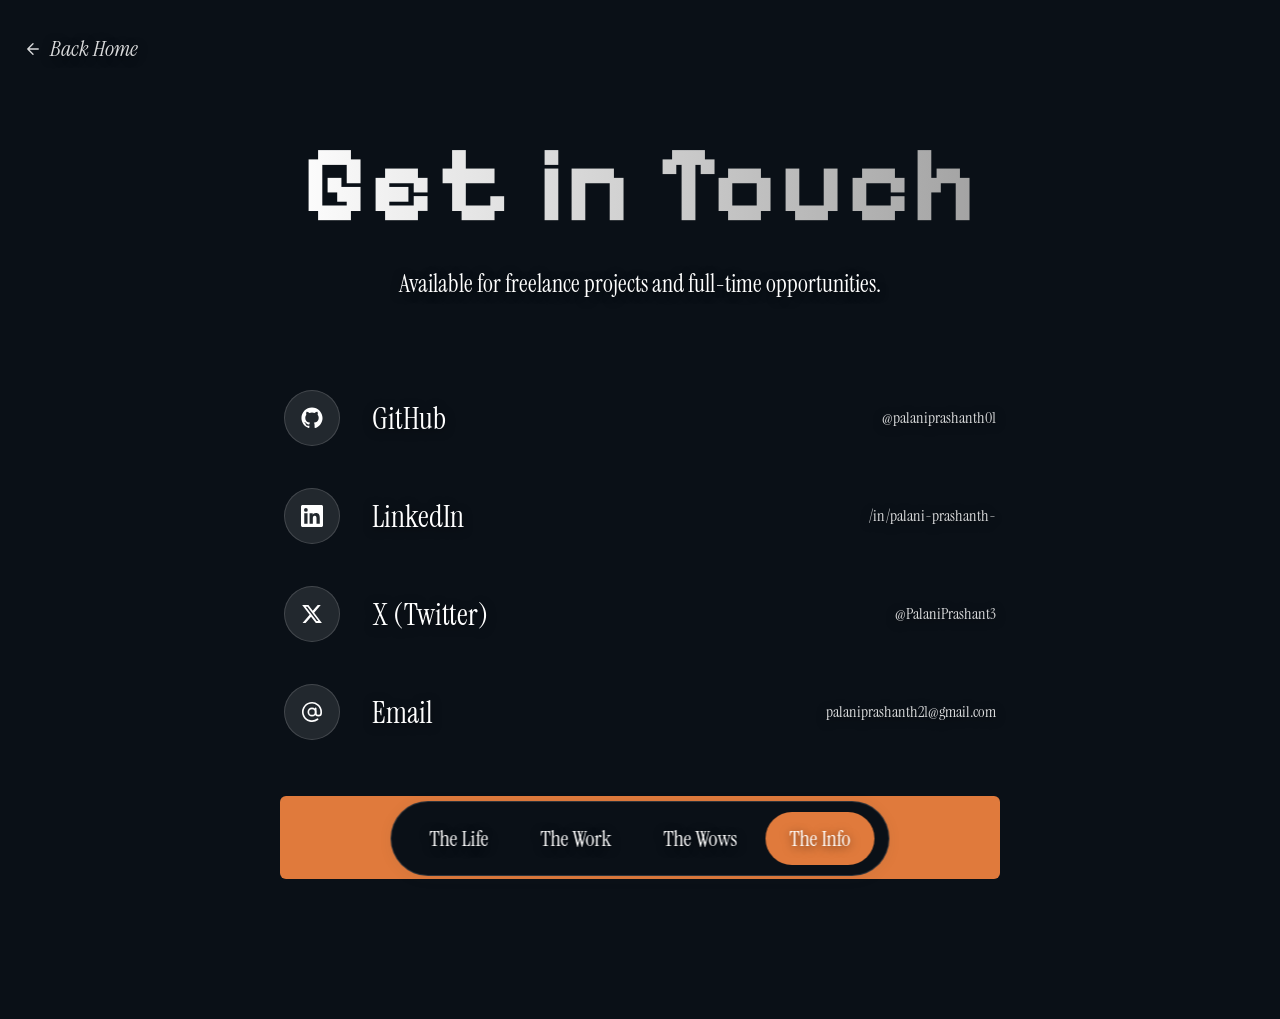
<file: contact.html>
<!DOCTYPE html>
<html lang="en">

<head>
  <meta charset="UTF-8" />
  <meta name="viewport" content="width=device-width, initial-scale=1.0" />
  <title>Get in Touch — Palani Prashanth</title>
  <link rel="preconnect" href="https://fonts.googleapis.com" />
  <link rel="preconnect" href="https://fonts.gstatic.com" crossorigin />
  <link
    href="https://fonts.googleapis.com/css2?family=Instrument+Serif:ital@0;1&family=Pixelify+Sans:wght@400;500;600;700&display=swap"
    rel="stylesheet" />
  <link rel="stylesheet" href="styles.css" />
  <style>
    .contact-wrap {
      max-width: 720px;
      margin: 0 auto;
      padding-top: 60px;
    }

    .links {
      margin-top: 80px;
      display: flex;
      flex-direction: column;
      gap: 26px;
    }

    .row {
      display: grid;
      grid-template-columns: 64px 1fr auto;
      align-items: center;
      gap: 24px;
      padding: 8px 4px;
      transition: transform .25s ease;
    }

    .row:hover {
      transform: translateX(4px);
    }

    .row:hover .icon {
      background: rgba(255, 255, 255, 0.2);
      border-color: var(--brand);
    }

    .icon {
      width: 56px;
      height: 56px;
      border-radius: 50%;
      border: 1px solid var(--card-border);
      background: rgba(255, 255, 255, 0.1);
      backdrop-filter: blur(16px);
      -webkit-backdrop-filter: blur(16px);
      display: grid;
      place-items: center;
      color: var(--brand);
      transition: background .25s ease, border-color .25s ease;
    }

    .icon svg {
      width: 22px;
      height: 22px;
    }

    .label {
      font-size: 30px;
      color: var(--text);
    }

    .handle {
      color: var(--muted);
      font-size: 16px;
    }

    .resume {
      margin-top: 48px;
      display: flex;
      align-items: center;
      justify-content: center;
      gap: 12px;
      background: var(--accent);
      color: #ffffff;
      padding: 22px 28px;
      border-radius: 6px;
      font-size: 26px;
      transition: background .25s ease, transform .25s ease;
    }

    .resume:hover {
      background: var(--brand-dark);
      transform: translateY(-2px);
    }

    .resume svg {
      width: 20px;
      height: 20px;
    }

    @media (max-width: 600px) {
      .row {
        grid-template-columns: 48px 1fr auto;
        gap: 16px;
      }

      .icon {
        width: 44px;
        height: 44px;
      }

      .label {
        font-size: 22px;
      }

      .handle {
        font-size: 13px;
      }

      .resume {
        font-size: 20px;
        padding: 18px;
      }
    }
  </style>
<meta name="description" content="Available for freelance projects and full-time opportunities." />
<meta name="author" content="Palani Prashanth" />
<meta name="theme-color" content="#0a1017" />
<link rel="icon" type="image/svg+xml" href="favicon.svg" />
<meta property="og:type" content="website" />
<meta property="og:title" content="Get in Touch — Palani Prashanth" />
<meta property="og:description" content="Available for freelance projects and full-time opportunities." />
<meta property="og:image" content="bg.webp" />
<meta name="twitter:card" content="summary_large_image" />
<meta name="twitter:title" content="Get in Touch — Palani Prashanth" />
<meta name="twitter:description" content="Available for freelance projects and full-time opportunities." />
<meta name="twitter:image" content="bg.webp" />
</head>

<body>

  <a href="index.html" class="back">
    <svg viewBox="0 0 24 24" fill="none" stroke="currentColor" stroke-width="1.8" stroke-linecap="round"
      stroke-linejoin="round">
      <path d="M19 12H5M12 19l-7-7 7-7" />
    </svg>
    Back Home
  </a>

  <main class="contact-wrap">
    <h1 class="display shimmer" style="text-align:center">Get in Touch</h1>
    <p class="subtitle" style="text-align:center; margin-top: 22px;">Available for freelance projects and full-time
      opportunities.</p>

    <div class="links fade-2">

      <a class="row" href="https://github.com/palaniprashanth01" target="_blank" rel="noopener">
        <span class="icon"><svg viewBox="0 0 24 24" fill="currentColor">
            <path
              d="M12 .5C5.65.5.5 5.65.5 12c0 5.08 3.29 9.39 7.86 10.91.58.1.79-.25.79-.56v-2c-3.2.7-3.88-1.37-3.88-1.37-.52-1.34-1.27-1.7-1.27-1.7-1.04-.71.08-.7.08-.7 1.15.08 1.76 1.18 1.76 1.18 1.03 1.76 2.7 1.25 3.36.96.1-.74.4-1.25.72-1.54-2.55-.29-5.24-1.28-5.24-5.7 0-1.26.45-2.29 1.18-3.1-.12-.29-.51-1.46.11-3.04 0 0 .96-.31 3.15 1.18a10.94 10.94 0 0 1 5.74 0c2.19-1.49 3.15-1.18 3.15-1.18.62 1.58.23 2.75.11 3.04.74.81 1.18 1.84 1.18 3.1 0 4.43-2.7 5.41-5.27 5.69.41.36.78 1.06.78 2.13v3.16c0 .31.21.67.8.55C20.21 21.39 23.5 17.08 23.5 12 23.5 5.65 18.35.5 12 .5z" />
          </svg></span>
        <span class="label">GitHub</span>
        <span class="handle">@palaniprashanth01</span>
      </a>

      <a class="row" href="https://www.linkedin.com/in/palani-prashanth-/" target="_blank" rel="noopener">
        <span class="icon"><svg viewBox="0 0 24 24" fill="currentColor">
            <path
              d="M20.45 20.45h-3.55v-5.57c0-1.33-.03-3.04-1.85-3.04-1.85 0-2.13 1.45-2.13 2.94v5.67H9.36V9h3.41v1.56h.05c.48-.9 1.64-1.85 3.38-1.85 3.61 0 4.28 2.38 4.28 5.47v6.27zM5.34 7.43a2.06 2.06 0 1 1 0-4.12 2.06 2.06 0 0 1 0 4.12zM7.12 20.45H3.56V9h3.56v11.45zM22.22 0H1.77C.79 0 0 .77 0 1.72v20.56C0 23.23.79 24 1.77 24h20.45c.98 0 1.78-.77 1.78-1.72V1.72C24 .77 23.2 0 22.22 0z" />
          </svg></span>
        <span class="label">LinkedIn</span>
        <span class="handle">/in/palani-prashanth-</span>
      </a>

      <a class="row" href="https://x.com/PalaniPrashant3" target="_blank" rel="noopener">
        <span class="icon"><svg viewBox="0 0 24 24" fill="currentColor">
            <path
              d="M18.244 2.25h3.308l-7.227 8.26 8.502 11.24H16.17l-5.214-6.817L4.99 21.75H1.68l7.73-8.835L1.254 2.25H8.08l4.713 6.231zm-1.161 17.52h1.833L7.084 4.126H5.117z" />
          </svg></span>
        <span class="label">X (Twitter)</span>
        <span class="handle">@PalaniPrashant3</span>
      </a>

      <a class="row" href="mailto:palaniprashanth21@gmail.com">
        <span class="icon"><svg viewBox="0 0 24 24" fill="none" stroke="currentColor" stroke-width="1.8"
            stroke-linecap="round" stroke-linejoin="round">
            <circle cx="12" cy="12" r="4" />
            <path d="M16 8v5a3 3 0 0 0 6 0v-1a10 10 0 1 0-3.9 7.9" />
          </svg></span>
        <span class="label">Email</span>
        <span class="handle">palaniprashanth21@gmail.com</span>
      </a>
    </div>

    <a class="resume fade-3" href="resume.pdf" target="_blank" rel="noopener">
      View Resume
      <svg viewBox="0 0 24 24" fill="none" stroke="currentColor" stroke-width="1.8" stroke-linecap="round"
        stroke-linejoin="round">
        <path d="M14 2H6a2 2 0 0 0-2 2v16a2 2 0 0 0 2 2h12a2 2 0 0 0 2-2V8z" />
        <path d="M14 2v6h6M16 13H8M16 17H8M10 9H8" />
      </svg>
    </a>
  </main>

  <nav class="bottom-nav">
    <a href="index.html">The Life</a>
    <a href="work.html">The Work</a>
    <a href="wows.html">The Wows</a>
    <a href="contact.html" class="active">The Info</a>
  </nav>


<script>
  const observer = new IntersectionObserver((entries) => {
    entries.forEach(entry => {
      if (entry.isIntersecting) {
        entry.target.classList.add("active");
      }
    });
  }, { threshold: 0.1 });

  document.querySelectorAll(".reveal").forEach(el => observer.observe(el));
</script>
</body>


</html>
</file>
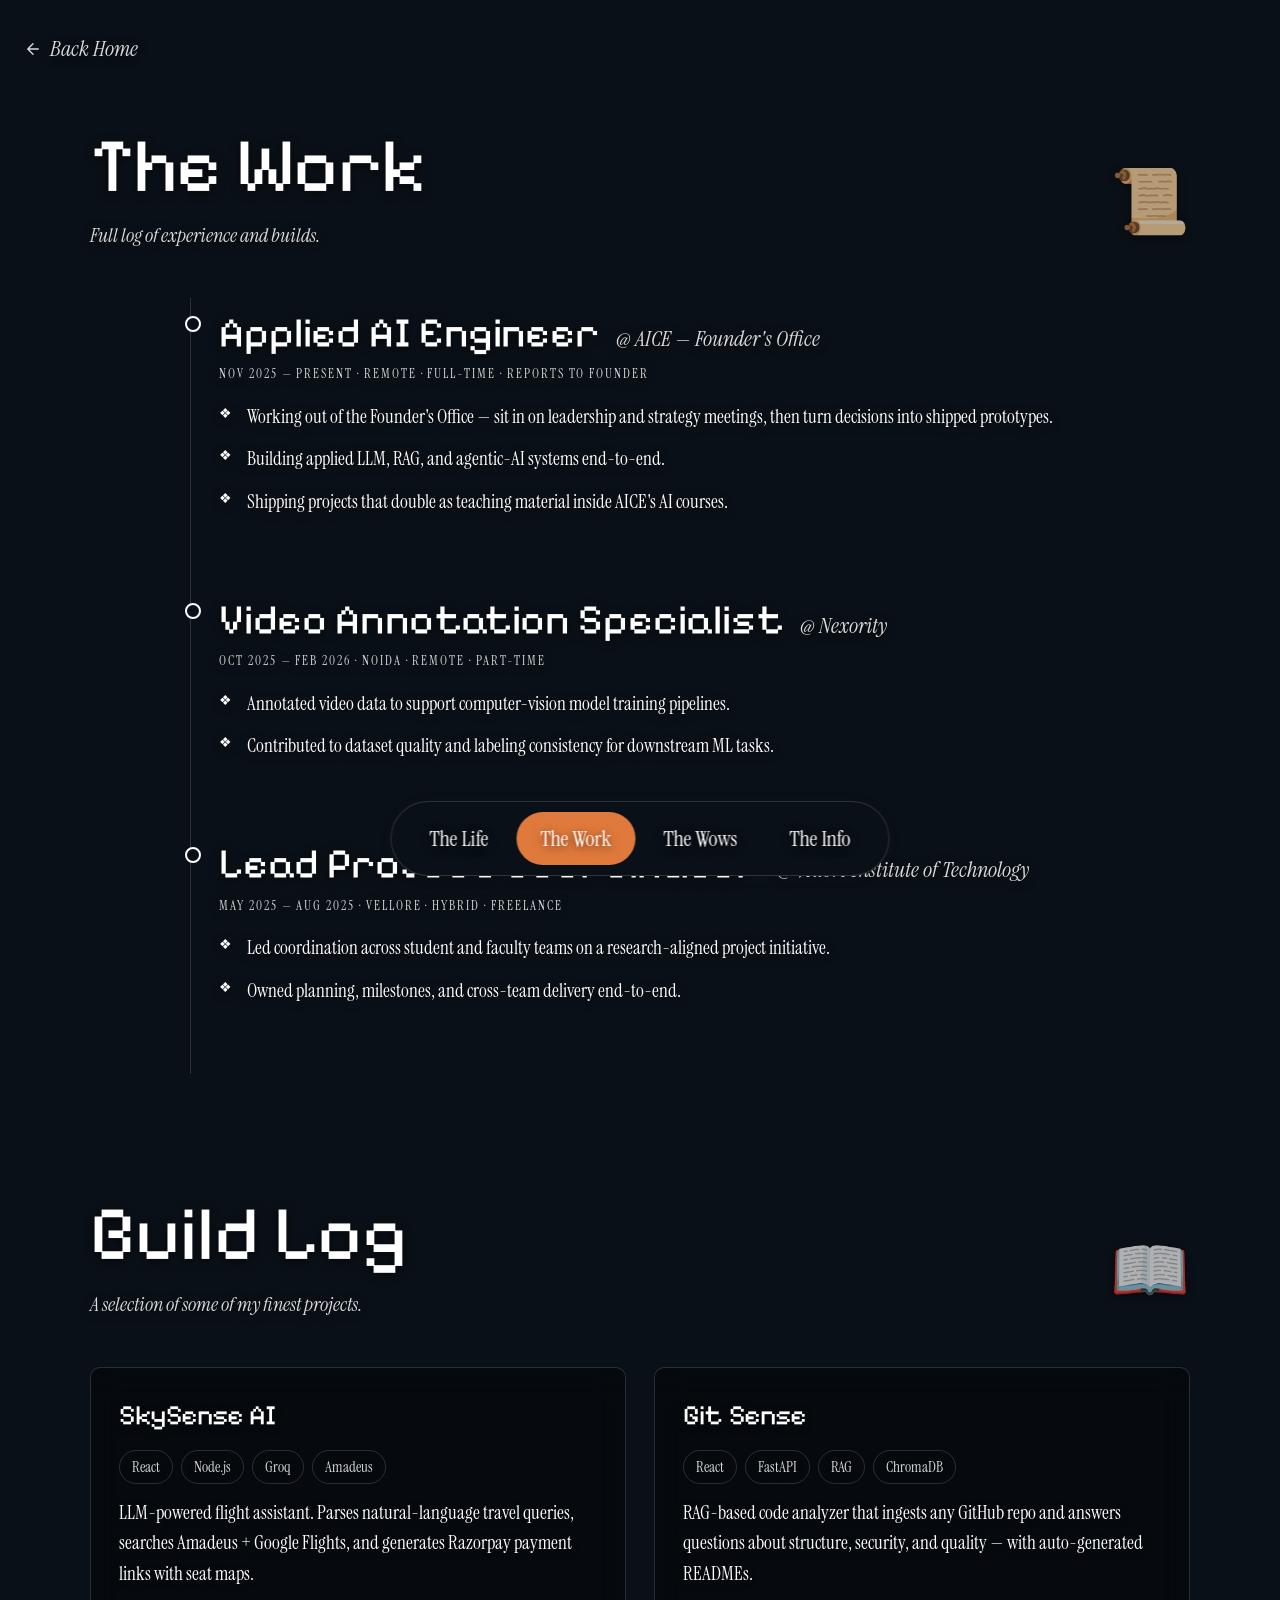
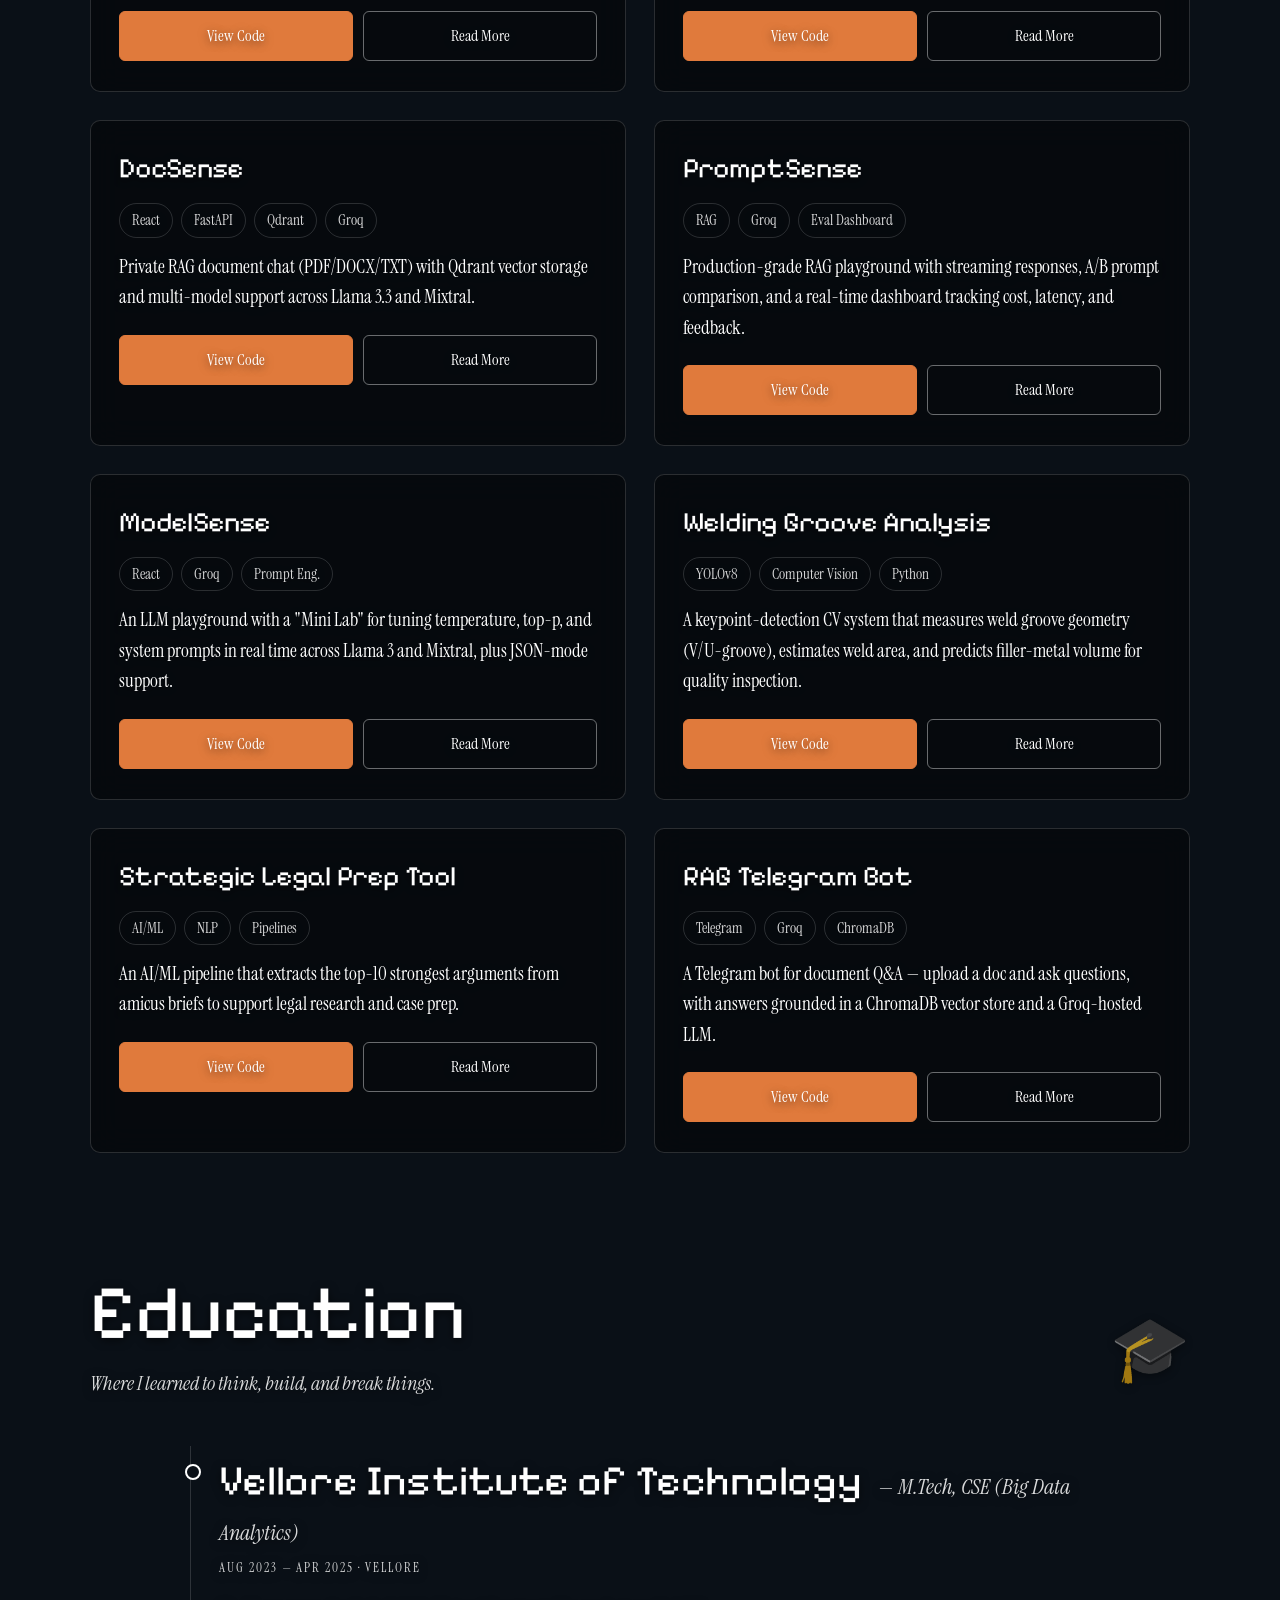
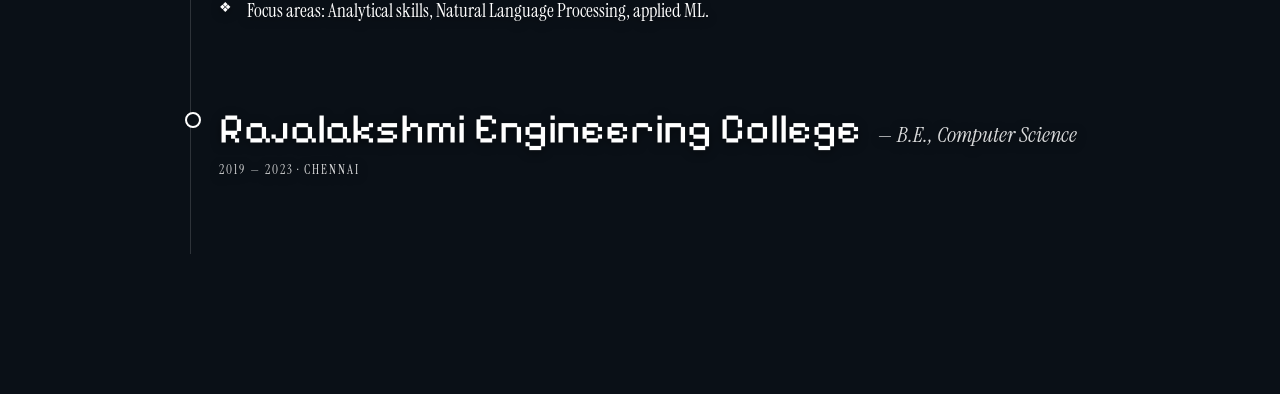
<file: work.html>
<!DOCTYPE html>
<html lang="en">
<head>
<meta charset="UTF-8" />
<meta name="viewport" content="width=device-width, initial-scale=1.0" />
<title>The Work — Palani Prashanth</title>
<link rel="preconnect" href="https://fonts.googleapis.com" />
<link rel="preconnect" href="https://fonts.gstatic.com" crossorigin />
<link href="https://fonts.googleapis.com/css2?family=Instrument+Serif:ital@0;1&family=Pixelify+Sans:wght@400;500;600;700&display=swap" rel="stylesheet" />
<link rel="stylesheet" href="styles.css" />
<meta name="description" content="Full log of experience and builds." />
<meta name="author" content="Palani Prashanth" />
<meta name="theme-color" content="#0a1017" />
<link rel="icon" type="image/svg+xml" href="favicon.svg" />
<meta property="og:type" content="website" />
<meta property="og:title" content="The Work — Palani Prashanth" />
<meta property="og:description" content="Full log of experience and builds." />
<meta property="og:image" content="bg.webp" />
<meta name="twitter:card" content="summary_large_image" />
<meta name="twitter:title" content="The Work — Palani Prashanth" />
<meta name="twitter:description" content="Full log of experience and builds." />
<meta name="twitter:image" content="bg.webp" />
</head>
<body>

<a href="index.html" class="back">
  <svg viewBox="0 0 24 24" fill="none" stroke="currentColor" stroke-width="1.8" stroke-linecap="round" stroke-linejoin="round"><path d="M19 12H5M12 19l-7-7 7-7"/></svg>
  Back Home
</a>

<header class="section-head fade" style="margin-top: 60px; max-width: 1100px; margin-left:auto; margin-right:auto;">
  <div class="titles">
    <h2>The Work</h2>
    <p>Full log of experience and builds.</p>
  </div>
  <div class="icon">📜</div>
</header>

<section class="section reveal" style="margin-top: 40px;">
  <div class="timeline fade-1">

    <div class="tl-item reveal">
      <h3>Applied AI Engineer <small>@ AICE — Founder's Office</small></h3>
      <div class="tl-meta">NOV 2025 — PRESENT · REMOTE · FULL-TIME · REPORTS TO FOUNDER</div>
      <ul>
        <li>Working out of the Founder's Office — sit in on leadership and strategy meetings, then turn decisions into shipped prototypes.</li>
        <li>Building applied LLM, RAG, and agentic-AI systems end-to-end.</li>
        <li>Shipping projects that double as teaching material inside AICE's AI courses.</li>
      </ul>
    </div>

    <div class="tl-item reveal">
      <h3>Video Annotation Specialist <small>@ Nexority</small></h3>
      <div class="tl-meta">OCT 2025 — FEB 2026 · NOIDA · REMOTE · PART-TIME</div>
      <ul>
        <li>Annotated video data to support computer-vision model training pipelines.</li>
        <li>Contributed to dataset quality and labeling consistency for downstream ML tasks.</li>
      </ul>
    </div>

    <div class="tl-item reveal">
      <h3>Lead Project Coordinator <small>@ Vellore Institute of Technology</small></h3>
      <div class="tl-meta">MAY 2025 — AUG 2025 · VELLORE · HYBRID · FREELANCE</div>
      <ul>
        <li>Led coordination across student and faculty teams on a research-aligned project initiative.</li>
        <li>Owned planning, milestones, and cross-team delivery end-to-end.</li>
      </ul>
    </div>

  </div>
</section>

<section class="section reveal">
  <div class="section-head">
    <div class="titles">
      <h2>Build Log</h2>
      <p>A selection of some of my finest projects.</p>
    </div>
    <div class="icon">📖</div>
  </div>

  <div class="projects">
    <article class="project reveal">
      <h3>SkySense AI</h3>
      <div class="tags"><span class="tag">React</span><span class="tag">Node.js</span><span class="tag">Groq</span><span class="tag">Amadeus</span></div>
      <p>LLM-powered flight assistant. Parses natural-language travel queries, searches Amadeus + Google Flights, and generates Razorpay payment links with seat maps.</p>
      <div class="actions">
        <a class="btn btn-primary" href="https://github.com/palaniprashanth01/skysense-ai" target="_blank" rel="noopener">View Code</a>
        <a class="btn btn-ghost" href="https://github.com/palaniprashanth01/skysense-ai#readme" target="_blank" rel="noopener">Read More</a>
      </div>
    </article>

    <article class="project reveal">
      <h3>Git Sense</h3>
      <div class="tags"><span class="tag">React</span><span class="tag">FastAPI</span><span class="tag">RAG</span><span class="tag">ChromaDB</span></div>
      <p>RAG-based code analyzer that ingests any GitHub repo and answers questions about structure, security, and quality — with auto-generated READMEs.</p>
      <div class="actions">
        <a class="btn btn-primary" href="https://github.com/palaniprashanth01/Git-Sense" target="_blank" rel="noopener">View Code</a>
        <a class="btn btn-ghost" href="https://github.com/palaniprashanth01/Git-Sense#readme" target="_blank" rel="noopener">Read More</a>
      </div>
    </article>

    <article class="project reveal">
      <h3>DocSense</h3>
      <div class="tags"><span class="tag">React</span><span class="tag">FastAPI</span><span class="tag">Qdrant</span><span class="tag">Groq</span></div>
      <p>Private RAG document chat (PDF/DOCX/TXT) with Qdrant vector storage and multi-model support across Llama 3.3 and Mixtral.</p>
      <div class="actions">
        <a class="btn btn-primary" href="https://github.com/palaniprashanth01/Docsense" target="_blank" rel="noopener">View Code</a>
        <a class="btn btn-ghost" href="https://github.com/palaniprashanth01/Docsense#readme" target="_blank" rel="noopener">Read More</a>
      </div>
    </article>

    <article class="project reveal">
      <h3>PromptSense</h3>
      <div class="tags"><span class="tag">RAG</span><span class="tag">Groq</span><span class="tag">Eval Dashboard</span></div>
      <p>Production-grade RAG playground with streaming responses, A/B prompt comparison, and a real-time dashboard tracking cost, latency, and feedback.</p>
      <div class="actions">
        <a class="btn btn-primary" href="https://github.com/palaniprashanth01/Prompt-Sense" target="_blank" rel="noopener">View Code</a>
        <a class="btn btn-ghost" href="https://github.com/palaniprashanth01/Prompt-Sense#readme" target="_blank" rel="noopener">Read More</a>
      </div>
    </article>

    <article class="project reveal">
      <h3>ModelSense</h3>
      <div class="tags"><span class="tag">React</span><span class="tag">Groq</span><span class="tag">Prompt Eng.</span></div>
      <p>An LLM playground with a "Mini Lab" for tuning temperature, top-p, and system prompts in real time across Llama 3 and Mixtral, plus JSON-mode support.</p>
      <div class="actions">
        <a class="btn btn-primary" href="https://github.com/palaniprashanth01/ModelSense" target="_blank" rel="noopener">View Code</a>
        <a class="btn btn-ghost" href="https://github.com/palaniprashanth01/ModelSense#readme" target="_blank" rel="noopener">Read More</a>
      </div>
    </article>

    <article class="project reveal">
      <h3>Welding Groove Analysis</h3>
      <div class="tags"><span class="tag">YOLOv8</span><span class="tag">Computer Vision</span><span class="tag">Python</span></div>
      <p>A keypoint-detection CV system that measures weld groove geometry (V/U-groove), estimates weld area, and predicts filler-metal volume for quality inspection.</p>
      <div class="actions">
        <a class="btn btn-primary" href="https://github.com/palaniprashanth01/AI-Powered-Welding-Groove-Analysis-System-using-YOLOv8" target="_blank" rel="noopener">View Code</a>
        <a class="btn btn-ghost" href="https://github.com/palaniprashanth01/AI-Powered-Welding-Groove-Analysis-System-using-YOLOv8#readme" target="_blank" rel="noopener">Read More</a>
      </div>
    </article>

    <article class="project reveal">
      <h3>Strategic Legal Prep Tool</h3>
      <div class="tags"><span class="tag">AI/ML</span><span class="tag">NLP</span><span class="tag">Pipelines</span></div>
      <p>An AI/ML pipeline that extracts the top-10 strongest arguments from amicus briefs to support legal research and case prep.</p>
      <div class="actions">
        <a class="btn btn-primary" href="https://github.com/palaniprashanth01/Developing-a-Strategic-Legal-Preparation-Tool-" target="_blank" rel="noopener">View Code</a>
        <a class="btn btn-ghost" href="https://github.com/palaniprashanth01/Developing-a-Strategic-Legal-Preparation-Tool-#readme" target="_blank" rel="noopener">Read More</a>
      </div>
    </article>

    <article class="project reveal">
      <h3>RAG Telegram Bot</h3>
      <div class="tags"><span class="tag">Telegram</span><span class="tag">Groq</span><span class="tag">ChromaDB</span></div>
      <p>A Telegram bot for document Q&amp;A — upload a doc and ask questions, with answers grounded in a ChromaDB vector store and a Groq-hosted LLM.</p>
      <div class="actions">
        <a class="btn btn-primary" href="https://github.com/palaniprashanth01/rag-telegram-bot" target="_blank" rel="noopener">View Code</a>
        <a class="btn btn-ghost" href="https://github.com/palaniprashanth01/rag-telegram-bot#readme" target="_blank" rel="noopener">Read More</a>
      </div>
    </article>
  </div>
</section>

<section class="section reveal">
  <div class="section-head">
    <div class="titles">
      <h2>Education</h2>
      <p>Where I learned to think, build, and break things.</p>
    </div>
    <div class="icon">🎓</div>
  </div>

  <div class="timeline">
    <div class="tl-item reveal">
      <h3>Vellore Institute of Technology <small>— M.Tech, CSE (Big Data Analytics)</small></h3>
      <div class="tl-meta">AUG 2023 — APR 2025 · VELLORE</div>
      <ul>
        <li>Focus areas: Analytical skills, Natural Language Processing, applied ML.</li>
      </ul>
    </div>
    <div class="tl-item reveal">
      <h3>Rajalakshmi Engineering College <small>— B.E., Computer Science</small></h3>
      <div class="tl-meta">2019 — 2023 · CHENNAI</div>
    </div>
  </div>
</section>



<nav class="bottom-nav">
  <a href="index.html">The Life</a>
  <a href="work.html" class="active">The Work</a>
  <a href="wows.html">The Wows</a>
  <a href="contact.html">The Info</a>
</nav>


<script>
  const observer = new IntersectionObserver((entries) => {
    entries.forEach(entry => {
      if (entry.isIntersecting) {
        entry.target.classList.add("active");
      }
    });
  }, { threshold: 0.1 });

  document.querySelectorAll(".reveal").forEach(el => observer.observe(el));
</script>
</body>

</html>
</file>
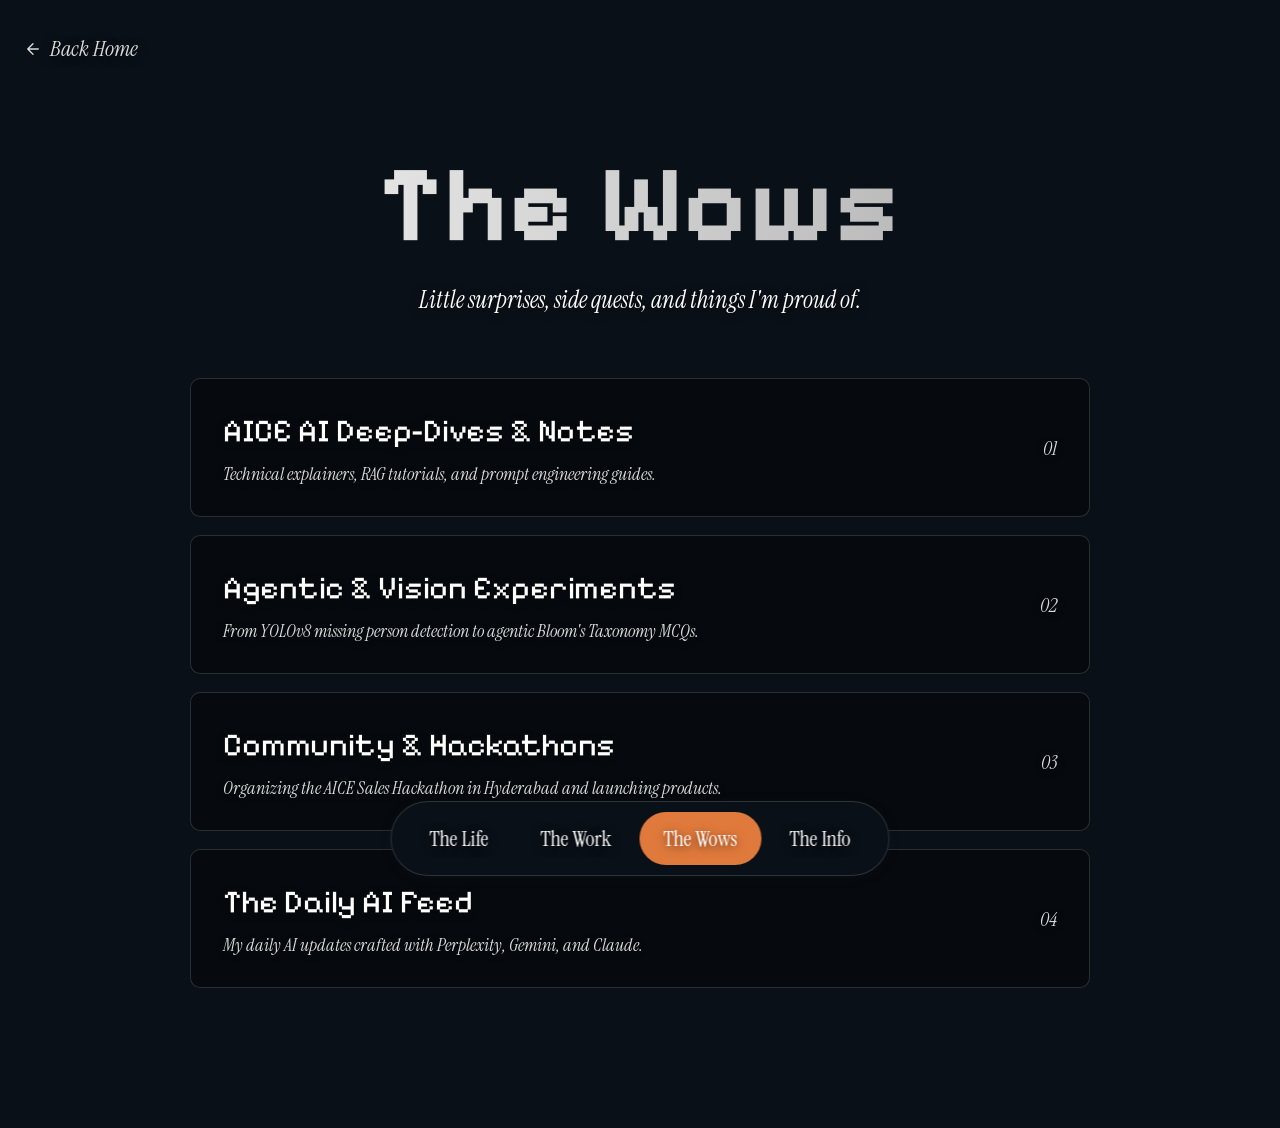
<file: wows.html>
<!DOCTYPE html>
<html lang="en">
<head>
<meta charset="UTF-8" />
<meta name="viewport" content="width=device-width, initial-scale=1.0" />
<title>The Wows — Palani Prashanth</title>
<link rel="preconnect" href="https://fonts.googleapis.com" />
<link rel="preconnect" href="https://fonts.gstatic.com" crossorigin />
<link href="https://fonts.googleapis.com/css2?family=Instrument+Serif:ital@0;1&family=Pixelify+Sans:wght@400;500;600;700&display=swap" rel="stylesheet" />
<link rel="stylesheet" href="styles.css" />
<meta name="description" content="Side quests and things I'm proud of." />
<meta name="author" content="Palani Prashanth" />
<meta name="theme-color" content="#0a1017" />
<link rel="icon" type="image/svg+xml" href="favicon.svg" />
<meta property="og:type" content="website" />
<meta property="og:title" content="The Wows — Palani Prashanth" />
<meta property="og:description" content="Side quests and things I'm proud of." />
<meta property="og:image" content="bg.webp" />
<meta name="twitter:card" content="summary_large_image" />
<meta name="twitter:title" content="The Wows — Palani Prashanth" />
<meta name="twitter:description" content="Side quests and things I'm proud of." />
<meta name="twitter:image" content="bg.webp" />
</head>
<body>

<a href="index.html" class="back">
  <svg viewBox="0 0 24 24" fill="none" stroke="currentColor" stroke-width="1.8" stroke-linecap="round" stroke-linejoin="round"><path d="M19 12H5M12 19l-7-7 7-7"/></svg>
  Back Home
</a>

<header style="text-align:center; margin: 80px auto 60px;" class="fade">
  <h1 class="display shimmer">The Wows</h1>
  <p class="subtitle italic" style="margin-top: 18px;">Little surprises, side quests, and things I'm proud of.</p>
</header>

<section class="wows-list fade-1">

  <div class="wow reveal">
    <div>
      <h3>AICE AI Deep-Dives &amp; Notes</h3>
      <p>Technical explainers, RAG tutorials, and prompt engineering guides.</p>
    </div>
    <span class="num italic">01</span>
  </div>

  <div class="wow reveal">
    <div>
      <h3>Agentic &amp; Vision Experiments</h3>
      <p>From YOLOv8 missing person detection to agentic Bloom's Taxonomy MCQs.</p>
    </div>
    <span class="num italic">02</span>
  </div>

  <div class="wow reveal">
    <div>
      <h3>Community &amp; Hackathons</h3>
      <p>Organizing the AICE Sales Hackathon in Hyderabad and launching products.</p>
    </div>
    <span class="num italic">03</span>
  </div>

  <div class="wow reveal">
    <div>
      <h3>The Daily AI Feed</h3>
      <p>My daily AI updates crafted with Perplexity, Gemini, and Claude.</p>
    </div>
    <span class="num italic">04</span>
  </div>

</section>

<nav class="bottom-nav">
  <a href="index.html">The Life</a>
  <a href="work.html">The Work</a>
  <a href="wows.html" class="active">The Wows</a>
  <a href="contact.html">The Info</a>
</nav>


<script>
  const observer = new IntersectionObserver((entries) => {
    entries.forEach(entry => {
      if (entry.isIntersecting) {
        entry.target.classList.add("active");
      }
    });
  }, { threshold: 0.1 });

  document.querySelectorAll(".reveal").forEach(el => observer.observe(el));
</script>
</body>

</html>
</file>
<file: styles.css>
/* ============================================================
   Shared styles — Portfolio (inspired by hrsht.me design)
   ============================================================ */

:root {
  --bg: #0a1017;
  --text: #ffffff;
  --brand: #ffffff;
  --brand-dark: #dddddd;
  --accent: #e07a3c;
  --accent-dark: #c2632a;
  --muted: rgba(255, 255, 255, 0.85);
  --grid: transparent;
  --card-border: rgba(255, 255, 255, 0.15);
  --card-bg: rgba(0, 0, 0, 0.4);
}

* { box-sizing: border-box; margin: 0; padding: 0; }

html { scroll-behavior: smooth; }

body {
  position: relative;
  background-color: var(--bg);
  color: var(--text);
  text-shadow: 0 2px 10px rgba(0, 0, 0, 0.6);
  font-family: "Instrument Serif", Georgia, serif;
  font-size: 18px;
  line-height: 1.5;
  min-height: 100vh;
  -webkit-font-smoothing: antialiased;
  padding: 32px 24px 140px;
}

/* Hero background image — only on the home page, behind the top section.
   Fades out before the project log so the rest stays plain & readable. */
body.home::before {
  content: "";
  position: absolute;
  top: 0;
  left: 0;
  right: 0;
  height: 110vh;
  background-image: linear-gradient(rgba(10, 16, 23, 0.7), rgba(10, 16, 23, 0.9)), url('bg.webp');
  background-size: cover;
  background-position: center bottom;
  z-index: -1;
  pointer-events: none;
  -webkit-mask-image: linear-gradient(to bottom, black 70%, transparent 100%);
          mask-image: linear-gradient(to bottom, black 70%, transparent 100%);
}

a { color: inherit; text-decoration: none; }

/* ---------- Back link ---------- */
.back {
  display: inline-flex;
  align-items: center;
  gap: 8px;
  color: var(--muted);
  font-style: italic;
  font-size: 22px;
  transition: color .2s ease;
}
.back:hover { color: var(--brand); }
.back svg { width: 18px; height: 18px; }

/* ---------- Layout ---------- */
.container { max-width: 1100px; margin: 0 auto; }
.narrow { max-width: 720px; margin: 0 auto; }

/* ---------- Headings ---------- */
.display {
  font-family: "Pixelify Sans", "Instrument Serif", serif;
  font-weight: 700;
  font-size: clamp(48px, 8.5vw, 108px);
  color: #ffffff;
  letter-spacing: 0.02em;
  line-height: 1.1;
  text-shadow: none;
}
.display-md {
  font-family: "Pixelify Sans", "Instrument Serif", serif;
  font-weight: 700;
  font-size: clamp(48px, 7vw, 100px);
  color: #ffffff;
  line-height: 1.05;
  text-shadow: 0 4px 16px rgba(0, 0, 0, 0.85);
}
.subtitle {
  font-size: 24px;
  color: var(--text);
  opacity: 1;
}

.italic { font-style: italic; }

/* ---------- Hero (home) ---------- */
.hero {
  min-height: 70vh;
  display: flex;
  flex-direction: column;
  justify-content: center;
  align-items: center;
  text-align: center;
  padding: 40px 0 80px;
  animation: fadeUp .8s ease both;
}
.hero h1 { text-align: center; }
.hero .tag {
  margin-top: 28px;
  font-size: 26px;
  color: var(--text);
  opacity: 1;
}
.hero .tag em {
  font-style: italic;
  font-weight: 600;
  text-decoration: none;
}
.hero .bio {
  margin-top: 22px;
  max-width: 720px;
  font-size: 22px;
  line-height: 1.6;
  color: var(--text);
}
.hero .bio em {
  font-style: italic;
  font-weight: 600;
  color: var(--accent);
}

/* ---------- Choose Path divider ---------- */
.path-divider {
  display: flex; align-items: center; justify-content: center;
  gap: 18px;
  letter-spacing: 0.25em;
  font-size: 14px;
  color: var(--muted);
  margin: 60px 0 28px;
  text-transform: uppercase;
}
.path-divider::before, .path-divider::after {
  content: ""; width: 60px; height: 1px; background: var(--card-border);
}

/* ---------- Path cards ---------- */
.paths {
  display: grid;
  grid-template-columns: repeat(3, 1fr);
  gap: 20px;
  max-width: 1100px;
  margin: 0 auto;
}
.path-card {
  position: relative;
  border: 1px solid var(--card-border);
  border-radius: 8px;
  padding: 24px 28px 36px;
  min-height: 200px;
  background: var(--card-bg);
  backdrop-filter: blur(16px);
  -webkit-backdrop-filter: blur(16px);
  display: flex;
  flex-direction: column;
  justify-content: space-between;
  transition: transform .25s ease, background .25s ease, border-color .25s ease;
}
.path-card:hover {
  transform: translateY(-3px);
  background: rgba(255, 255, 255, 0.12);
  border-color: var(--brand);
}
.path-card .row1 { display: flex; justify-content: space-between; align-items: center; color: var(--muted); font-style: italic; font-size: 22px; }
.path-card .row1 svg { width: 22px; height: 22px; transition: transform .2s ease; }
.path-card:hover .row1 svg { transform: translateX(4px); color: var(--brand); }
.path-card .name {
  font-family: "Pixelify Sans", "Instrument Serif", serif;
  font-size: 56px;
  text-align: right;
  color: var(--brand);
  line-height: 1;
}

/* ---------- Section headers ---------- */
.section { margin-top: 120px; max-width: 1100px; margin-left: auto; margin-right: auto; }
.section-head {
  display: flex; align-items: flex-end; justify-content: space-between;
  gap: 24px; margin-bottom: 48px;
}
.section-head .titles h2 {
  font-family: "Pixelify Sans", "Instrument Serif", serif;
  font-weight: 400;
  font-size: clamp(48px, 6vw, 84px);
  color: var(--brand);
  line-height: 1.05;
}
.section-head .titles p { margin-top: 14px; color: var(--muted); font-style: italic; font-size: 20px; }
.section-head .icon { font-size: 64px; opacity: 0.7; }

/* ---------- Project (build log) cards ---------- */
.projects {
  display: grid;
  grid-template-columns: repeat(2, 1fr);
  gap: 28px;
}
.project {
  border: 1px solid var(--card-border);
  border-radius: 10px;
  padding: 26px 28px 30px;
  background: var(--card-bg);
  backdrop-filter: blur(16px);
  -webkit-backdrop-filter: blur(16px);
  transition: transform .25s ease, border-color .25s ease;
}
.project:hover { transform: translateY(-3px); border-color: var(--brand); }
.project h3 {
  font-family: "Pixelify Sans", "Instrument Serif", serif;
  font-weight: 400;
  font-size: 28px;
  color: var(--brand);
  margin-bottom: 14px;
}
.tags { display: flex; flex-wrap: wrap; gap: 8px; margin-bottom: 14px; }
.tag {
  font-size: 15px;
  padding: 5px 12px;
  border: 1px solid var(--card-border);
  border-radius: 999px;
  color: var(--muted);
}
.project p { font-size: 19px; color: var(--text); opacity: 1; line-height: 1.6; }
.project .actions { display: grid; grid-template-columns: 1fr 1fr; gap: 10px; margin-top: 22px; }
.btn {
  text-align: center;
  padding: 12px 16px;
  border-radius: 6px;
  border: 1px solid var(--card-border);
  font-size: 16px;
  transition: background .2s ease, color .2s ease, border-color .2s ease;
}
.btn-primary { background: var(--accent); color: #ffffff; border-color: var(--accent); }
.btn-primary:hover { background: var(--accent-dark); border-color: var(--accent-dark); }
.btn-ghost { color: #ffffff; border-color: rgba(255,255,255,0.4); }
.btn-ghost:hover { border-color: #ffffff; background: rgba(255,255,255,0.08); }

/* ---------- Timeline (Work page) ---------- */
.timeline {
  position: relative;
  padding-left: 28px;
  border-left: 1.5px solid var(--card-border);
  max-width: 900px;
  margin: 0 auto;
}
.tl-item { padding: 12px 0 56px; position: relative; }
.tl-item::before {
  content: "";
  position: absolute;
  left: -34px; top: 18px;
  width: 12px; height: 12px;
  background: var(--bg);
  border: 2px solid var(--brand);
  border-radius: 50%;
}
.tl-item h3 {
  font-family: "Pixelify Sans", "Instrument Serif", serif;
  font-weight: 400;
  font-size: 42px;
  color: var(--brand);
  line-height: 1.1;
}
.tl-item h3 small { font-style: italic; color: var(--muted); font-size: 22px; font-family: "Instrument Serif", serif; margin-left: 8px; }
.tl-meta { letter-spacing: 0.15em; text-transform: uppercase; color: var(--muted); font-size: 13px; margin: 8px 0 18px; }
.tl-item ul { list-style: none; padding: 0; }
.tl-item li {
  display: grid;
  grid-template-columns: 18px 1fr;
  gap: 10px;
  margin-bottom: 12px;
  font-size: 19px;
  color: var(--text);
  line-height: 1.6;
}
.tl-item li::before {
  content: "❖";
  color: var(--brand);
  font-size: 14px;
  line-height: 1.7;
}

/* ---------- Wows list ---------- */
.wows-list { display: flex; flex-direction: column; gap: 18px; max-width: 900px; margin: 0 auto; }
.wow {
  display: flex; align-items: center; justify-content: space-between;
  border: 1px solid var(--card-border);
  border-radius: 10px;
  padding: 28px 32px;
  background: var(--card-bg);
  backdrop-filter: blur(16px);
  -webkit-backdrop-filter: blur(16px);
  transition: transform .25s ease, border-color .25s ease;
}
.wow:hover { transform: translateY(-2px); border-color: var(--brand); }
.wow h3 {
  font-family: "Pixelify Sans", "Instrument Serif", serif;
  font-weight: 400;
  font-size: 32px;
  color: var(--brand);
  margin-bottom: 6px;
}
.wow p { color: var(--muted); font-style: italic; font-size: 18px; }
.wow .num { color: var(--muted); font-style: italic; font-size: 20px; }
.wow.locked { opacity: 0.5; }
.wow.locked h3 { color: var(--muted); }

/* ---------- Bottom nav (no sound) ---------- */
.bottom-nav {
  position: fixed;
  bottom: 24px;
  left: 50%;
  transform: translateX(-50%);
  background: var(--bg);
  border: 1px solid var(--card-border);
  border-radius: 999px;
  padding: 10px 14px;
  backdrop-filter: blur(16px);
  -webkit-backdrop-filter: blur(16px);
  display: flex;
  align-items: center;
  gap: 4px;
  box-shadow: 0 2px 14px rgba(60, 70, 50, 0.08);
  z-index: 50;
}
.bottom-nav a {
  font-size: 22px;
  padding: 10px 24px;
  border-radius: 999px;
  color: var(--text);
  transition: background .2s ease, color .2s ease;
}
.bottom-nav a:hover { color: var(--brand); }
.bottom-nav a.active {
  background: var(--accent);
  color: #ffffff;
}

/* ---------- Animations ---------- */
@keyframes fadeUp {
  from { opacity: 0; transform: translateY(12px); }
  to { opacity: 1; transform: translateY(0); }
}
.fade { animation: fadeUp .8s ease both; }
.fade-1 { animation: fadeUp .8s .1s ease both; }
.fade-2 { animation: fadeUp .8s .2s ease both; }
.fade-3 { animation: fadeUp .8s .3s ease both; }

/* ---------- Responsive ---------- */
@media (max-width: 900px) {
  .paths { grid-template-columns: 1fr; }
  .projects { grid-template-columns: 1fr; }
  .section-head { flex-direction: column; align-items: flex-start; }
  .wow { flex-direction: column; align-items: flex-start; gap: 6px; }
  .timeline { padding-left: 22px; }
  .tl-item h3 { font-size: 28px; }
}

@media (max-width: 600px) {
  body { padding: 24px 16px 130px; }
  .hero { min-height: 60vh; }
  .bottom-nav a { padding: 6px 10px; font-size: 14px; }
}

/* ---------- Skills / Backpack ---------- */
.skills-grid {
  display: grid;
  grid-template-columns: repeat(auto-fit, minmax(280px, 1fr));
  gap: 24px;
}
.skill-category {
  border: 1px solid var(--card-border);
  border-radius: 10px;
  padding: 24px;
  background: var(--card-bg);
  backdrop-filter: blur(16px);
  -webkit-backdrop-filter: blur(16px);
  transition: transform .25s ease, border-color .25s ease;
}
.skill-category:hover { transform: translateY(-3px); border-color: var(--brand); }
.skill-category h3 {
  font-family: "Pixelify Sans", "Instrument Serif", serif;
  font-size: 22px;
  color: var(--brand);
  margin-bottom: 16px;
  font-weight: 400;
}

/* ---------- GitHub Realm ---------- */
.gh-realm-card {
  display: block;
  border: 1px solid var(--card-border);
  border-radius: 10px;
  padding: 30px;
  background: var(--card-bg);
  backdrop-filter: blur(16px);
  -webkit-backdrop-filter: blur(16px);
  transition: transform .25s ease, border-color .25s ease;
  text-decoration: none;
  color: inherit;
}
.gh-realm-card:hover { transform: translateY(-3px); border-color: var(--brand); }
.gh-stats-header {
  display: flex;
  justify-content: space-between;
  align-items: center;
  margin-bottom: 24px;
  flex-wrap: wrap;
  gap: 16px;
}
.gh-user {
  display: flex;
  align-items: center;
  gap: 10px;
  font-size: 20px;
  color: var(--brand);
  font-weight: 500;
}
.gh-user svg { width: 24px; height: 24px; }
.gh-contributions {
  font-size: 18px;
  color: var(--muted);
  font-style: italic;
}
.gh-contributions strong {
  color: #39d353; /* GitHub green */
  font-size: 24px;
  font-style: normal;
  font-weight: 700;
}
.gh-graph {
  background: rgba(0, 0, 0, 0.2);
  border-radius: 6px;
  padding: 16px;
  border: 1px solid rgba(255, 255, 255, 0.05);
}
.gh-grid {
  display: flex;
  gap: 4px;
  flex-wrap: wrap;
  justify-content: flex-start;
}
.gh-day {
  width: 14px;
  height: 14px;
  border-radius: 2px;
}
.gh-day.l0 { background: rgba(255, 255, 255, 0.05); }
.gh-day.l1 { background: rgba(57, 211, 83, 0.25); }
.gh-day.l2 { background: rgba(57, 211, 83, 0.50); }
.gh-day.l3 { background: rgba(57, 211, 83, 0.75); }
.gh-day.l4 { background: rgba(57, 211, 83, 1.00); }

/* ---------- Quest Rewards ---------- */
.rewards-list {
  display: flex;
  flex-direction: column;
  gap: 16px;
}
.reward-item {
  display: flex;
  align-items: center;
  gap: 20px;
  border: 1px solid var(--card-border);
  border-radius: 10px;
  padding: 20px 24px;
  background: var(--card-bg);
  backdrop-filter: blur(16px);
  -webkit-backdrop-filter: blur(16px);
  transition: transform .25s ease, border-color .25s ease;
}
.reward-item:hover { transform: translateX(4px); border-color: var(--brand); }
.reward-icon {
  font-size: 32px;
  background: rgba(255, 255, 255, 0.05);
  width: 56px;
  height: 56px;
  display: flex;
  align-items: center;
  justify-content: center;
  border-radius: 50%;
  border: 1px solid var(--card-border);
}
.reward-content h4 {
  font-size: 20px;
  color: var(--brand);
  font-weight: 500;
  margin-bottom: 4px;
}
.reward-content p {
  color: var(--muted);
  font-size: 16px;
  font-style: italic;
}

/* ---------- Rest at the Camp (CTA) ---------- */
.cta-section {
  margin-bottom: 40px;
}
.cta-card {
  display: flex;
  align-items: center;
  justify-content: space-between;
  border: 1px solid var(--brand);
  border-radius: 12px;
  padding: 48px;
  background: linear-gradient(135deg, rgba(255,255,255,0.05) 0%, rgba(255,255,255,0.0) 100%);
  backdrop-filter: blur(20px);
  -webkit-backdrop-filter: blur(20px);
  box-shadow: 0 10px 40px rgba(0,0,0,0.3);
  text-align: left;
  flex-wrap: wrap;
  gap: 24px;
}
.cta-content h2 {
  font-family: "Pixelify Sans", "Instrument Serif", serif;
  font-size: 48px;
  color: var(--brand);
  font-weight: 400;
  margin-bottom: 8px;
}
.cta-content p {
  font-size: 20px;
  color: var(--muted);
  font-style: italic;
}
.cta-action .btn {
  font-size: 18px;
  padding: 16px 32px;
  border-radius: 8px;
}
.cta-action .btn span {
  display: inline-block;
  transition: transform 0.2s ease;
}
.cta-action .btn:hover span {
  transform: translateX(4px);
}

@media (max-width: 768px) {
  .cta-card { flex-direction: column; text-align: center; padding: 32px 24px; }
  .gh-stats-header { flex-direction: column; align-items: flex-start; }
}

/* ---------- AI Toolkit Marquee ---------- */
.marquee-wrapper {
  overflow: hidden;
  position: relative;
  width: 100%;
  display: flex;
  flex-direction: column;
  gap: 16px;
  mask-image: linear-gradient(to right, transparent, black 10%, black 90%, transparent);
  -webkit-mask-image: linear-gradient(to right, transparent, black 10%, black 90%, transparent);
}
.marquee {
  display: flex;
  width: max-content;
}
.marquee-left {
  animation: scroll-left 40s linear infinite;
}
.marquee-right {
  animation: scroll-right 45s linear infinite;
}
.marquee-content {
  display: flex;
  align-items: center;
  gap: 16px;
  padding: 0 8px;
}
.tool-badge {
  display: flex;
  align-items: center;
  gap: 10px;
  padding: 12px 20px;
  background: var(--card-bg);
  border: 1px solid var(--card-border);
  border-radius: 999px;
  color: var(--brand);
  font-family: "Instrument Serif", serif;
  font-size: 18px;
  backdrop-filter: blur(8px);
  -webkit-backdrop-filter: blur(8px);
  transition: transform 0.2s ease, border-color 0.2s ease, background 0.2s ease;
  white-space: nowrap;
}
.tool-badge:hover {
  transform: translateY(-2px);
  border-color: var(--brand);
  background: rgba(255, 255, 255, 0.1);
}
.tool-badge img {
  width: 20px;
  height: 20px;
  object-fit: contain;
}
.tool-badge .emoji {
  font-size: 18px;
}
@keyframes scroll-left {
  0% { transform: translateX(0); }
  100% { transform: translateX(-50%); }
}
@keyframes scroll-right {
  0% { transform: translateX(-50%); }
  100% { transform: translateX(0); }
}

/* ---------- Enhanced Hover & Motion ---------- */
.project:hover, .path-card:hover, .wow:hover, .gh-realm-card:hover, .skill-category:hover, .reward-item:hover, .row:hover {
  transform: translateY(-4px) scale(1.015);
  box-shadow: 0 10px 30px rgba(255, 255, 255, 0.05);
  border-color: var(--brand);
}

/* Floating Icons */
.section-head .icon {
  animation: float 4s ease-in-out infinite;
}

@keyframes float {
  0% { transform: translateY(0px); }
  50% { transform: translateY(-8px); }
  100% { transform: translateY(0px); }
}

/* Gradient Text Shimmer */
.display.shimmer {
  background: linear-gradient(90deg, #ffffff 0%, #a0a0a0 50%, #ffffff 100%);
  background-size: 200% auto;
  color: transparent;
  -webkit-background-clip: text;
  background-clip: text;
  animation: shimmerText 5s linear infinite;
}

@keyframes shimmerText {
  to { background-position: 200% center; }
}

/* Scroll Reveal */
.reveal {
  opacity: 0;
  transform: translateY(30px);
  transition: opacity 0.8s cubic-bezier(0.2, 0.8, 0.2, 1), transform 0.8s cubic-bezier(0.2, 0.8, 0.2, 1);
}
.reveal.active {
  opacity: 1;
  transform: translateY(0);
}
</file>
